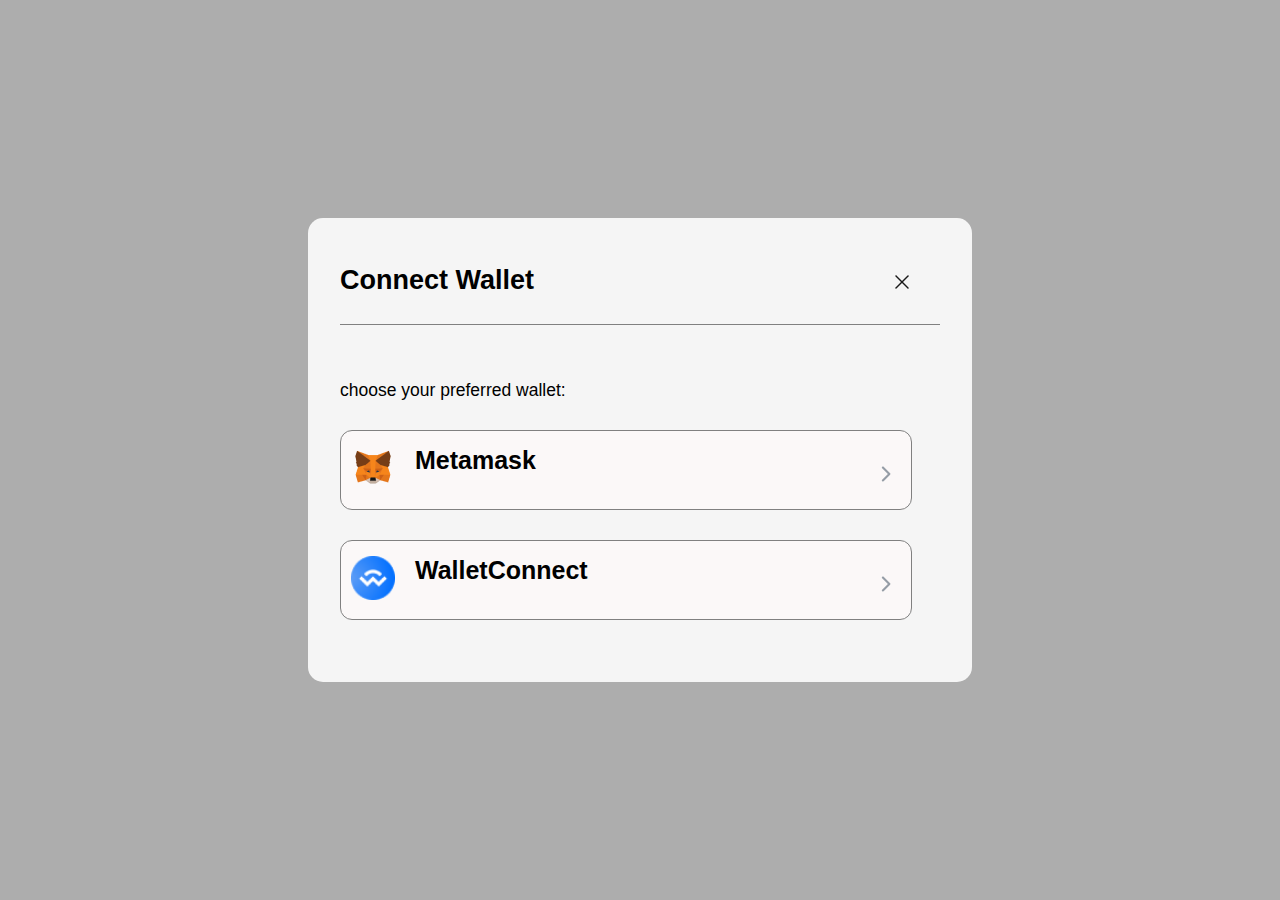
<file: connect-wallet.html>
<!DOCTYPE html>
<html lang="en">
<head>
  <meta charset="UTF-8">
  <meta name="viewport" content="width=device-width, initial-scale=1.0">
  <title>connect wallet</title>
  <link rel="icon" href="/Media/images/logo.png">

  
  <style>
    *{
      margin: 0;
      padding: 0;
    }
    .main-box{
      height: 100vh;
      display: flex;
      justify-content: center;
      align-items: center;
      background-color:rgb(0 0 0 / 32%);
      margin: auto;
    }
    .connect-wallet-text{
      width: 200px;height: 30px;
      font-size: 27px;
      font-family: Arial, Helvetica, sans-serif;
      font-weight: 700;
      line-height: 60px;
    }
    .close{
      height: 24px;width: 24px;
      position: relative;bottom: 10px;left: 550px;
    }
    .choose-wallet-frame{
      width: 600px;
      height: 400px;
      padding: 32px;
      border-radius: 15px;
      background-color: whitesmoke;
    }
    .connect-wallet-frame{
      margin-bottom: 55px;
      padding-bottom: 20px;
      border-bottom: 1px solid gray;
    }
    .choose-your-preferred-wallet{
      width: 250px;
      height: 20px;
      font-size: 17.5px;
      font-family: 'Lucida Sans', 'Lucida Sans Regular', 'Lucida Grande', 'Lucida Sans Unicode', Geneva, Verdana, sans-serif;
      font-weight: 400;
      line-height: 20px;
    }
    .choose-wallet{
      height: 58px;
      width: 550px;
      border-radius: 12px;
      border: 1px solid gray;
      margin-top: 30px;
      padding: 10px;
      background-color: rgb(251, 248, 248);
    }
    .metamask-wallet{
      height: 44px;
      width: 156px;
      gap: 20px;
      display: flex;
      position: relative;top: 5px;
    }
    .wallet{
      width: 96px;
      height: 23px;
      font-family:'Segoe UI', Tahoma, Geneva, Verdana, sans-serif;
      font-weight: 600;
      font-size: 25px;
      color: #000000;
    }
    .nav-arrow{
      width:20px;
      height:20px;
      margin-left: 350px;
      margin-top: 20px;
    }
  </style>
</head>
<body>
  <div class="main-box">
    
    <div class="choose-wallet-frame">
      <div class="connect-wallet-frame">
        <div class="connect-wallet-text">Connect Wallet</div>
        <div class="close">
          <img src="/Media/images/x.png" alt="close">
        </div>
      </div>
      <div class="choose-your-preferred-wallet">choose your preferred wallet:</div>
      <div class="choose-wallet">
        <div class="metamask-wallet">
        <img src="/Media/images/image 66.png" height="44px" width="44px">
        <p class="wallet">Metamask</p>
        <div class="nav-arrow"><img src="/Media/images/nav=arrow.png"></div>
        </div>
      </div>
      <div class="choose-wallet">
        <div class="metamask-wallet">
          <img src="/Media/images/image 69.png" height="44px" width="44px">
          <p class="wallet">WalletConnect</p>
          <div class="nav-arrow"><img src="/Media/images/nav=arrow.png"></div>
      </div>
  
    </div>
  </div>
</body>
</html>
</file>
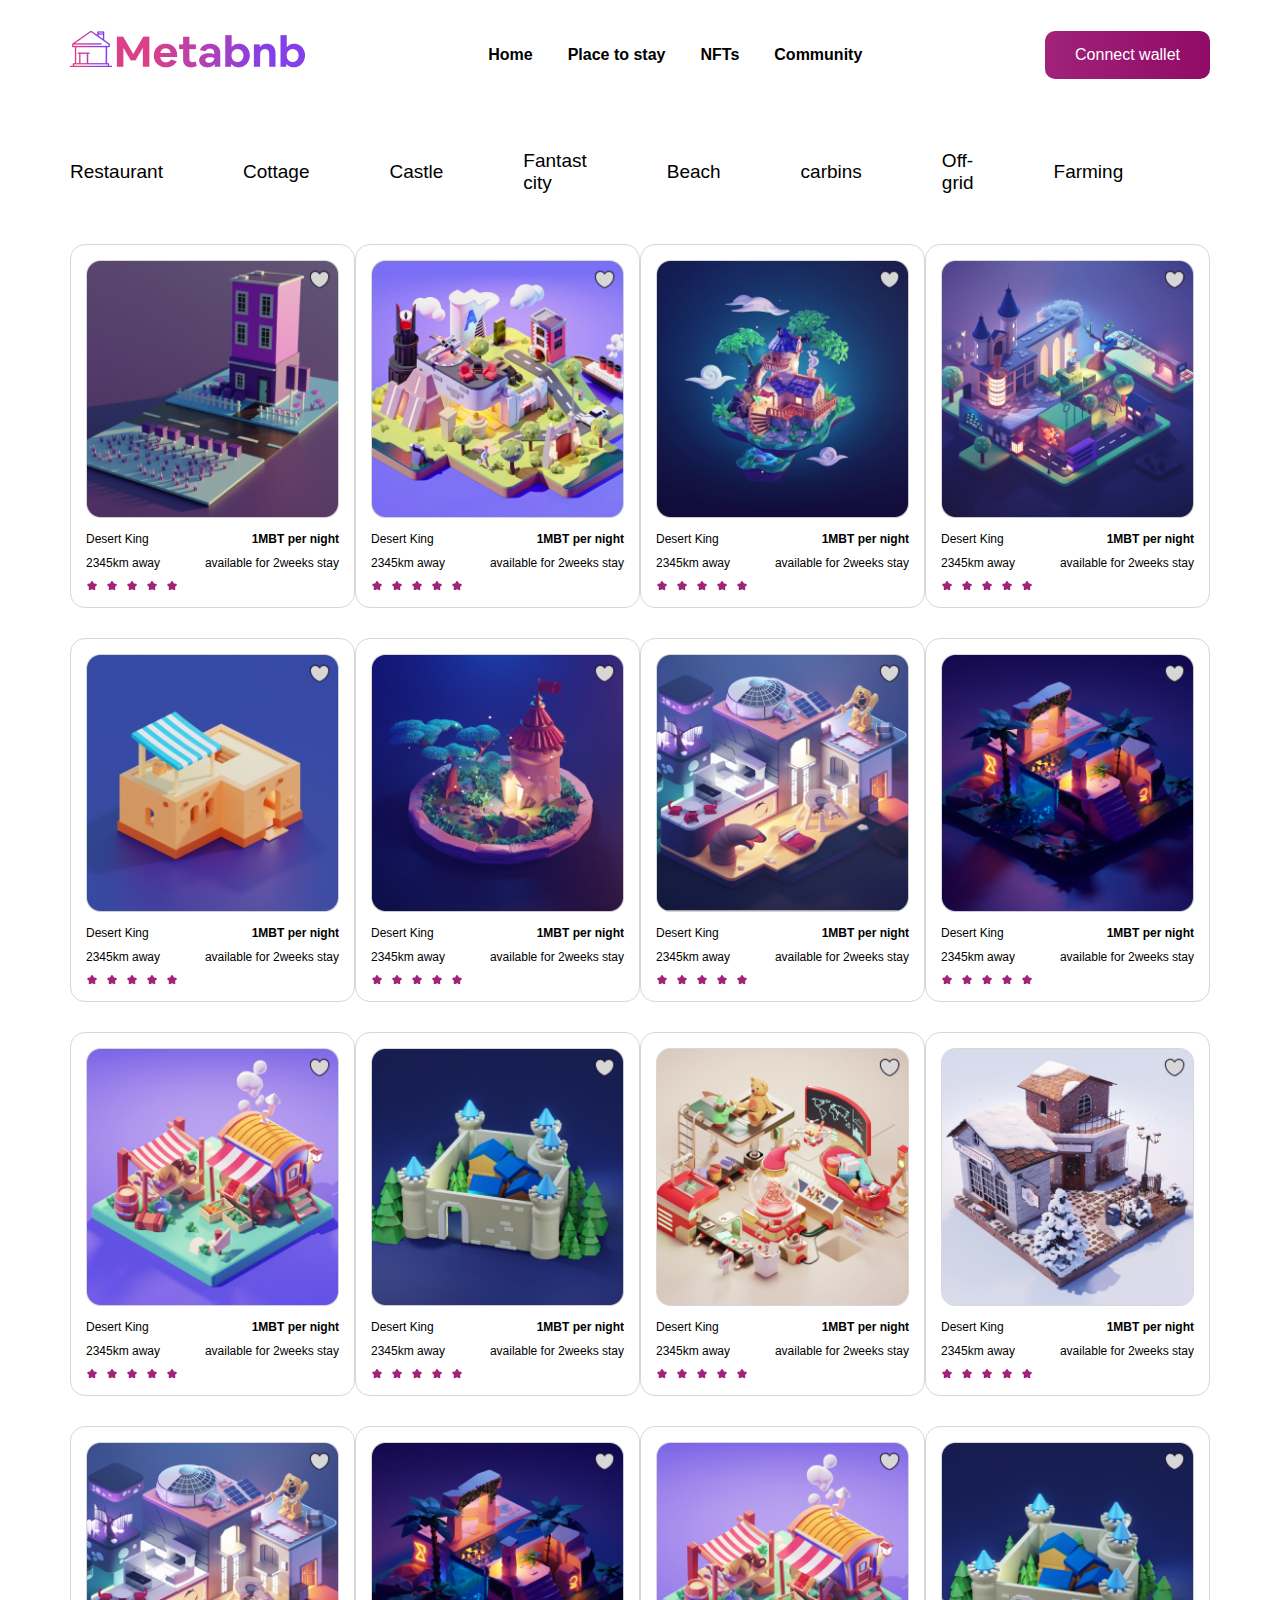
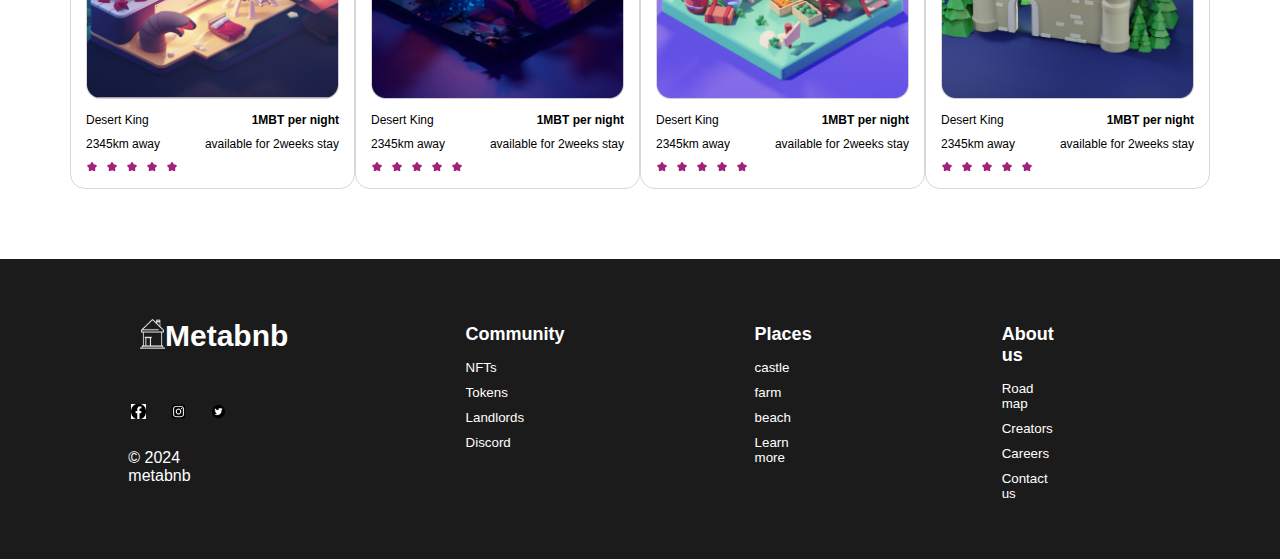
<file: place-to-stay.html>
<!DOCTYPE html>
<html lang="en">
<head>
  <meta charset="UTF-8">
  <meta name="viewport" content="width=device-width, initial-scale=1.0">
  <title>place to stay</title>
  
  <link rel="stylesheet" href="utility.css">
  <link rel="icon" href="/Media/images/logo.png">
</head>
<body>
  <div class="header-frame">
    <div class="logo">
      <img src="/Media/images/logo.png" alt="logo">
      <img src="/Media/images/title-text.png" alt="text">
    </div>
    
    <div class="nav-bar">
      <ul>
        <li><a href="">Home </a></li>
        <li><a href="">Place to stay </a></li>
        <li><a href="">NFTs </a></li>
        <li><a href="">Community </a></li>
      </ul>
    </div>
    <a   class="connect-btn" href="connect-wallet.html">Connect wallet</a>
  </div>
  
  <div class="menu-bar">
    <ul>
      <li><a href=""></a>Restaurant</li>
      <li><a href=""></a>Cottage</li>
      <li><a href=""></a>Castle</li>
      <li><a href=""></a>Fantast city</li>
      <li><a href=""></a>Beach</li>
      <li><a href=""></a>carbins</li>
      <li><a href=""></a>Off-grid</li>
      <li><a href=""></a>Farming</li>
      <li class="location-filter">Location
        <img src="/Media/images/filter.png" alt="img">
      </li>
    </ul>
  </div>
  
  <div class="adventure-row">
    <div class="adventure-card-cont">
      <div class="adventure-img-cont">
        <img src="./Media/images/adventure01.png" width="100%" alt="">
      </div>
      <ul>
        <li>
          <p>Desert King</p>
          <p class="bold">1MBT per night</p>
        </li>
        <li>
          <p>2345km away</p>
          <p>available for 2weeks stay</p>
        </li>
        <li>
          <img src="./Media/images/stars.png" alt="stars icon">
        </li>
      </ul>
    </div>
    
    <div class="adventure-card-cont">
      <div class="adventure-img-cont">
        <img src="./Media/images/adventure02.png" width="100%" alt="">
      </div>
      <ul>
        <li>
          <p>Desert King</p>
          <p class="bold">1MBT per night</p>
        </li>
        <li>
          <p>2345km away</p>
          <p>available for 2weeks stay</p>
        </li>
        <li>
          <img src="./Media/images/stars.png" alt="stars icon">
        </li>
      </ul>
    </div>
    
    <div class="adventure-card-cont">
      <div class="adventure-img-cont">
        <img src="./Media/images/adventure03.png" width="100%" alt="">
      </div>
      <ul>
        <li>
          <p>Desert King</p>
          <p class="bold">1MBT per night</p>
        </li>
        <li>
          <p>2345km away</p>
          <p>available for 2weeks stay</p>
        </li>
        <li>
          <img src="./Media/images/stars.png" alt="stars icon">
        </li>
      </ul>
    </div>
    
    <div class="adventure-card-cont">
      <div class="adventure-img-cont">
        <img src="./Media/images/adventure04.png" width="100%" alt="">
      </div>
      <ul>
        <li>
          <p>Desert King</p>
          <p class="bold">1MBT per night</p>
        </li>
        <li>
          <p>2345km away</p>
          <p>available for 2weeks stay</p>
        </li>
        <li>
          <img src="./Media/images/stars.png" alt="stars icon">
        </li>
      </ul>
    </div>
  </div> 
  
  <div class="adventure-row">
    <div class="adventure-card-cont">
      <div class="adventure-img-cont">
        <img src="./Media/images/adventure05.png" width="100%" alt="">
      </div>
      <ul>
        <li>
          <p>Desert King</p>
          <p class="bold">1MBT per night</p>
        </li>
        <li>
          <p>2345km away</p>
          <p>available for 2weeks stay</p>
        </li>
        <li>
          <img src="./Media/images/stars.png" alt="stars icon">
        </li>
      </ul>
    </div>
    
    <div class="adventure-card-cont">
      <div class="adventure-img-cont">
        <img src="./Media/images/adventure06.png" width="100%" alt="">
      </div>
      <ul>
        <li>
          <p>Desert King</p>
          <p class="bold">1MBT per night</p>
        </li>
        <li>
          <p>2345km away</p>
          <p>available for 2weeks stay</p>
        </li>
        <li>
          <img src="./Media/images/stars.png" alt="stars icon">
        </li>
      </ul>
    </div>
    
    <div class="adventure-card-cont">
      <div class="adventure-img-cont">
        <img src="./Media/images/adventure07.png" width="100%" alt="">
      </div>
      <ul>
        <li>
          <p>Desert King</p>
          <p class="bold">1MBT per night</p>
        </li>
        <li>
          <p>2345km away</p>
          <p>available for 2weeks stay</p>
        </li>
        <li>
          <img src="./Media/images/stars.png" alt="stars icon">
        </li>
      </ul>
    </div>
    
    <div class="adventure-card-cont">
      <div class="adventure-img-cont">
        <img src="./Media/images/adventure08.png" width="100%" alt="">
      </div>
      <ul>
        <li>
          <p>Desert King</p>
          <p class="bold">1MBT per night</p>
        </li>
        <li>
          <p>2345km away</p>
          <p>available for 2weeks stay</p>
        </li>
        <li>
          <img src="./Media/images/stars.png" alt="stars icon">
        </li>
      </ul>
    </div>
  </div> 
  
  <div class="adventure-row">
    <div class="adventure-card-cont">
      <div class="adventure-img-cont">
        <img src="./Media/images/adventure09.png" width="100%" alt="">
      </div>
      <ul>
        <li>
          <p>Desert King</p>
          <p class="bold">1MBT per night</p>
        </li>
        <li>
          <p>2345km away</p>
          <p>available for 2weeks stay</p>
        </li>
        <li>
          <img src="./Media/images/stars.png" alt="stars icon">
        </li>
      </ul>
    </div>
    
    <div class="adventure-card-cont">
      <div class="adventure-img-cont">
        <img src="./Media/images/adventure10.png" width="100%" alt="">
      </div>
      <ul>
        <li>
          <p>Desert King</p>
          <p class="bold">1MBT per night</p>
        </li>
        <li>
          <p>2345km away</p>
          <p>available for 2weeks stay</p>
        </li>
        <li>
          <img src="./Media/images/stars.png" alt="stars icon">
        </li>
      </ul>
    </div>
    
    <div class="adventure-card-cont">
      <div class="adventure-img-cont">
        <img src="./Media/images/adventure11.png" width="100%" alt="">
      </div>
      <ul>
        <li>
          <p>Desert King</p>
          <p class="bold">1MBT per night</p>
        </li>
        <li>
          <p>2345km away</p>
          <p>available for 2weeks stay</p>
        </li>
        <li>
          <img src="./Media/images/stars.png" alt="stars icon">
        </li>
      </ul>
    </div>
    
    <div class="adventure-card-cont">
      <div class="adventure-img-cont">
        <img src="./Media/images/adventure12.png" width="100%" alt="">
      </div>
      <ul>
        <li>
          <p>Desert King</p>
          <p class="bold">1MBT per night</p>
        </li>
        <li>
          <p>2345km away</p>
          <p>available for 2weeks stay</p>
        </li>
        <li>
          <img src="./Media/images/stars.png" alt="stars icon">
        </li>
      </ul>
    </div>
  </div> 
  
  <div class="adventure-row">
    <div class="adventure-card-cont">
      <div class="adventure-img-cont">
        <img src="./Media/images/adventure07.png" width="100%" alt="">
      </div>
      <ul>
        <li>
          <p>Desert King</p>
          <p class="bold">1MBT per night</p>
        </li>
        <li>
          <p>2345km away</p>
          <p>available for 2weeks stay</p>
        </li>
        <li>
          <img src="./Media/images/stars.png" alt="stars icon">
        </li>
      </ul>
    </div>
    
    <div class="adventure-card-cont">
      <div class="adventure-img-cont">
        <img src="./Media/images/adventure08.png" width="100%" alt="">
      </div>
      <ul>
        <li>
          <p>Desert King</p>
          <p class="bold">1MBT per night</p>
        </li>
        <li>
          <p>2345km away</p>
          <p>available for 2weeks stay</p>
        </li>
        <li>
          <img src="./Media/images/stars.png" alt="stars icon">
        </li>
      </ul>
    </div>
    
    <div class="adventure-card-cont">
      <div class="adventure-img-cont">
        <img src="./Media/images/adventure09.png" width="100%" alt="">
      </div>
      <ul>
        <li>
          <p>Desert King</p>
          <p class="bold">1MBT per night</p>
        </li>
        <li>
          <p>2345km away</p>
          <p>available for 2weeks stay</p>
        </li>
        <li>
          <img src="./Media/images/stars.png" alt="stars icon">
        </li>
      </ul>
    </div>
    
    <div class="adventure-card-cont">
      <div class="adventure-img-cont">
        <img src="./Media/images/adventure10.png" width="100%" alt="">
      </div>
      <ul>
        <li>
          <p>Desert King</p>
          <p class="bold">1MBT per night</p>
        </li>
        <li>
          <p>2345km away</p>
          <p>available for 2weeks stay</p>
        </li>
        <li>
          <img src="./Media/images/stars.png" alt="stars icon">
        </li>
      </ul>
    </div>
  </div> 
  <div class="footer-section">
    <div class="footer-logo-frame">
      <img src="/Media/images/footer-logo.png" alt="" class="footer-logo-img">
      <p class="footer-logo-text">Metabnb</p>
    </div>
    <div class="socials">
      <img src="/Media/images/fb.jpeg" alt="" class="fb">
      <img src="/Media/images/black-ig.png" alt="" class="ig">
      <img src="/Media/images/twitter.png" alt="" class="twitter">
    </div>
    <p class="copy-right"> &copy 2024 metabnb </p>
    <div class="foot-menu">
      <ul>
        <li class="menu-header">Community</li>
        <li>NFTs</li>
        <li>Tokens</li>
        <li>Landlords</li>
        <li>Discord</li>
      </ul>
      
      <ul>
        <li class="menu-header">Places</li>
        <li>castle</li>
        <li>farm</li>
        <li>beach</li>
        <li>Learn more</li>
      </ul>
      
      <ul>
        <li class="menu-header">About us</li>
        <li>Road map</li>
        <li>Creators</li>
        <li>Careers</li>
        <li>Contact us</li>
      </ul>
    </div>
  </div>
</body>
</html>
</file>
<file: utility.css>
*{
  margin: 0;
  padding: 0;
  box-sizing: border-box;
}
body{
  font-family: sans-serif;
  overflow-x: hidden;
}
.header-frame{
  margin: 30px 70px;
  height:50px;
  display: flex;
  align-items: center;
  justify-content: space-between;
  margin-bottom:70px;
}
:root{
  --purple-1: #A02279;
  --purple-2: #900b66;
}
.logo{
  height:50px;
}
.nav-bar{
  height:fit-content;
  font-family: Arial, Helvetica, sans-serif; 
}
.nav-bar ul{
  list-style: none;
  display: flex;
  gap: 35px;
  /* position: relative;left: 200px; */
}
.nav-bar li a{
  text-decoration: none;
  color: black;
  font-size: medium;
  font-weight: 700;
}
.connect-btn{
background-image: linear-gradient(to right, var(--purple-1), var(--purple-2));

  border: 0px purple;
  border-radius: 10px;
  padding: 15px 30px;
  text-align: center;
  font-family: Arial, Helvetica, sans-serif;
  display: flex;
  cursor:pointer;
  text-decoration: none;
  color: white;
}

/* adventure card style */

.adventure-card-cont{
  border: 1px solid #D7D7D7;
  width: 300px;
  margin: auto;
  padding: 15px;
  border-radius: 15px;
}

.adventure-card-cont ul{
  margin-top: 10px;
  list-style: none;
  display: flex;
  flex-direction: column;
  gap: 10px;
}

.adventure-card-cont li .bold{
  font-weight: 800;
}
.adventure-card-cont li{
  display: flex;
  justify-content: space-between;
  font-size: 12px;
}
.menu-bar ul{
  display: flex;
  list-style: none;
  gap: 80px;
  font-size: 19px;
  /* justify-content: center; */
  align-items: center;
  margin-left: 70px;
  margin-bottom: 50px;
}
.location-filter{
  width: 155px;
  height: 40px;
  font-size: 13px;
  color: gray;
  letter-spacing: 0.5px;
  font-weight: 600;
  font-family: Verdana, Geneva, Tahoma, sans-serif;
  padding: 11px;
  border-radius: 8px;
  border: 2px solid gray;
  display: flex;
  justify-content: space-between;
  margin-left: 130px;
  cursor: pointer;
}
.adventure-row{
  display: flex;
  margin: 30px 70px;
}
.footer-section{
  margin-top: 70px;
  height: 300px;
  padding: 30px 70px;
  background-color: rgb(28, 27, 27);
  display: flex;
}
.footer-logo-frame{
  width: fit-content;
  height: fit-content;
  display: flex;
  margin: 30px 10px 10px 70px;
  cursor:default;
}
.footer-logo-img{
  width: 25px;
  height: 30px;
}
.footer-logo-text{
  font-size: 30px;
  font-family: 'Lucida Sans', 'Lucida Sans Regular', 'Lucida Grande', 'Lucida Sans Unicode', Geneva, Verdana, sans-serif;
  font-weight: 700;
  color: white;
}
.socials{
  width: 90px;
  height: 40px;
  display: flex;
  gap: 15px;
  position: relative;
  top: 110px;right: 172px;

}
.fb, .ig, .twitter{
  width: 25px;
  height:25px ;
  padding: 5px;
}
.copy-right{
  width: fit-content;
  height: fit-content;
  position: relative;
  top: 160px;right: 260px;
  color: white;
}
.foot-menu{
  display: flex;
  color: white;
}
.foot-menu ul{
  list-style: none;
  padding: 30px 170px 10px 10px;
}
.foot-menu li{
  padding: 5px;
  font-size: smaller;
}
.foot-menu .menu-header{
  font-size: 18px;
  font-weight: 700;
  margin-bottom: 5px;
}


/* ---------------- */
</file>
